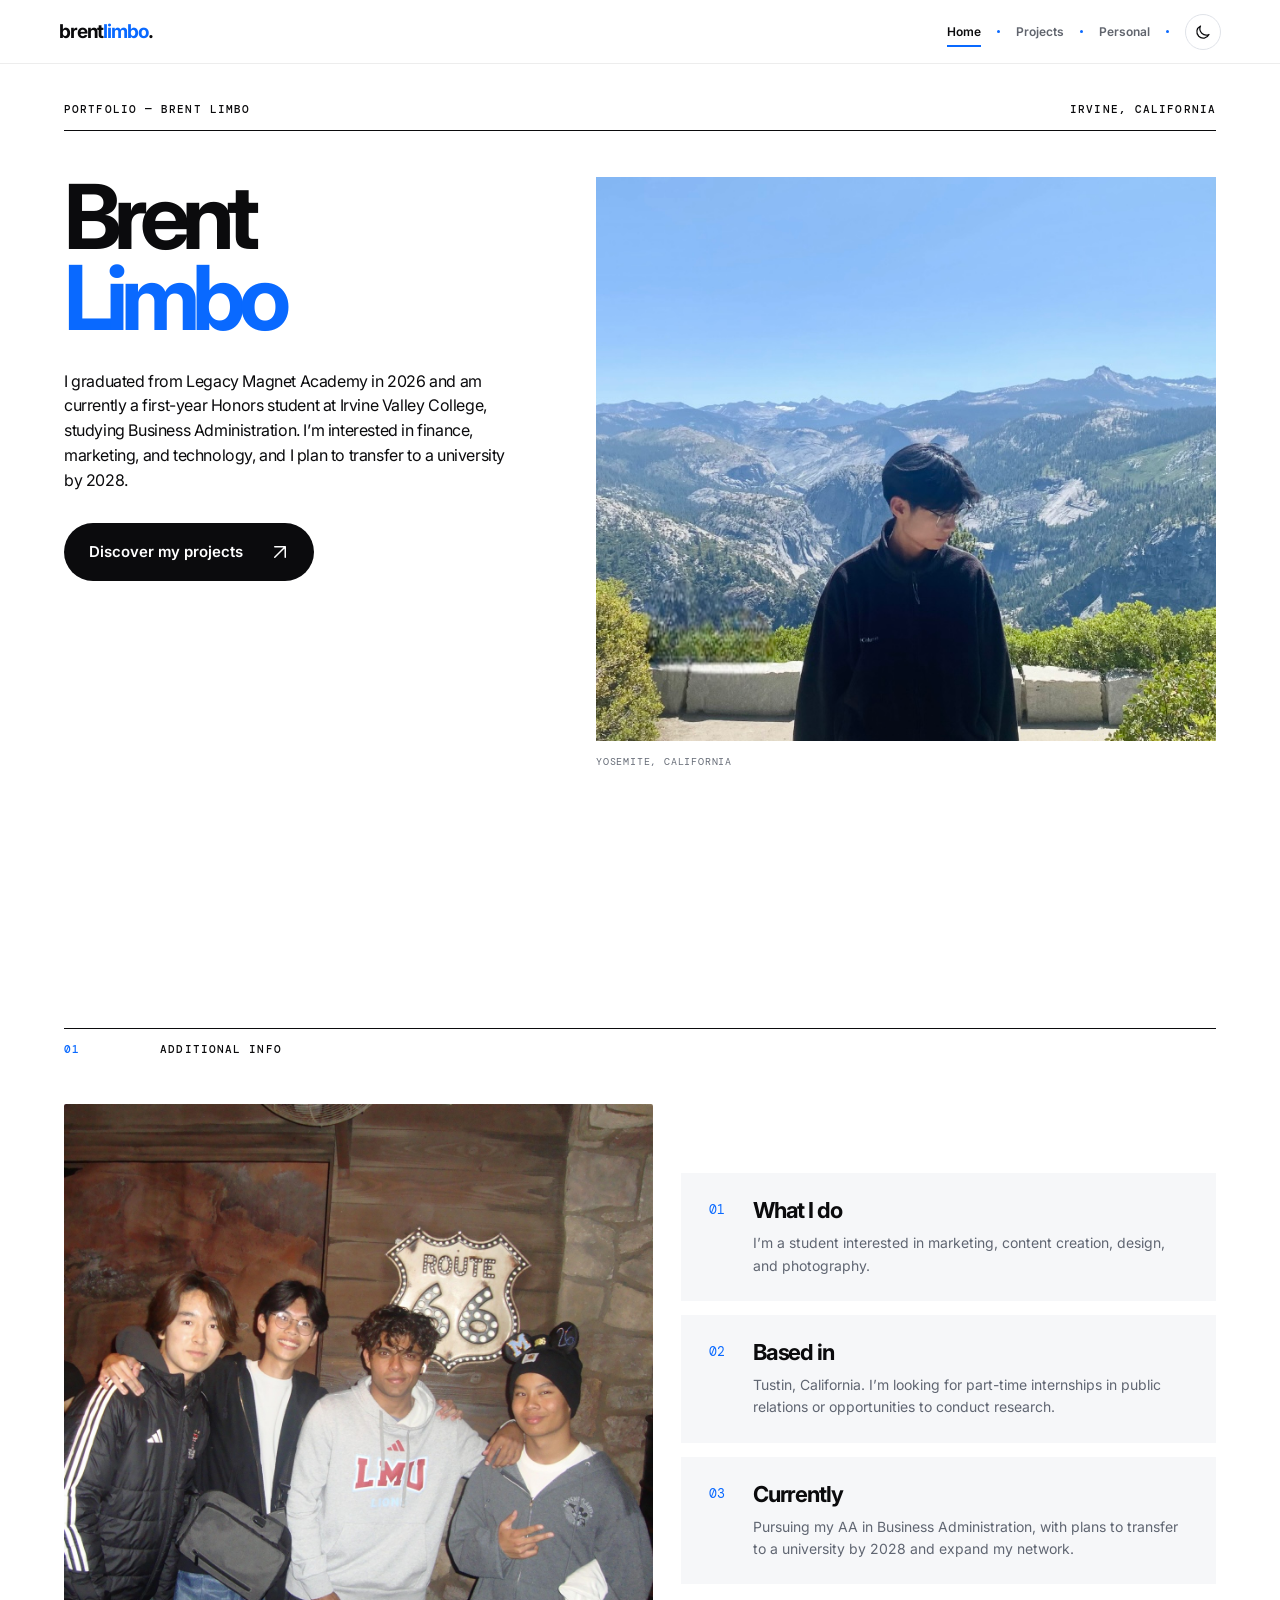
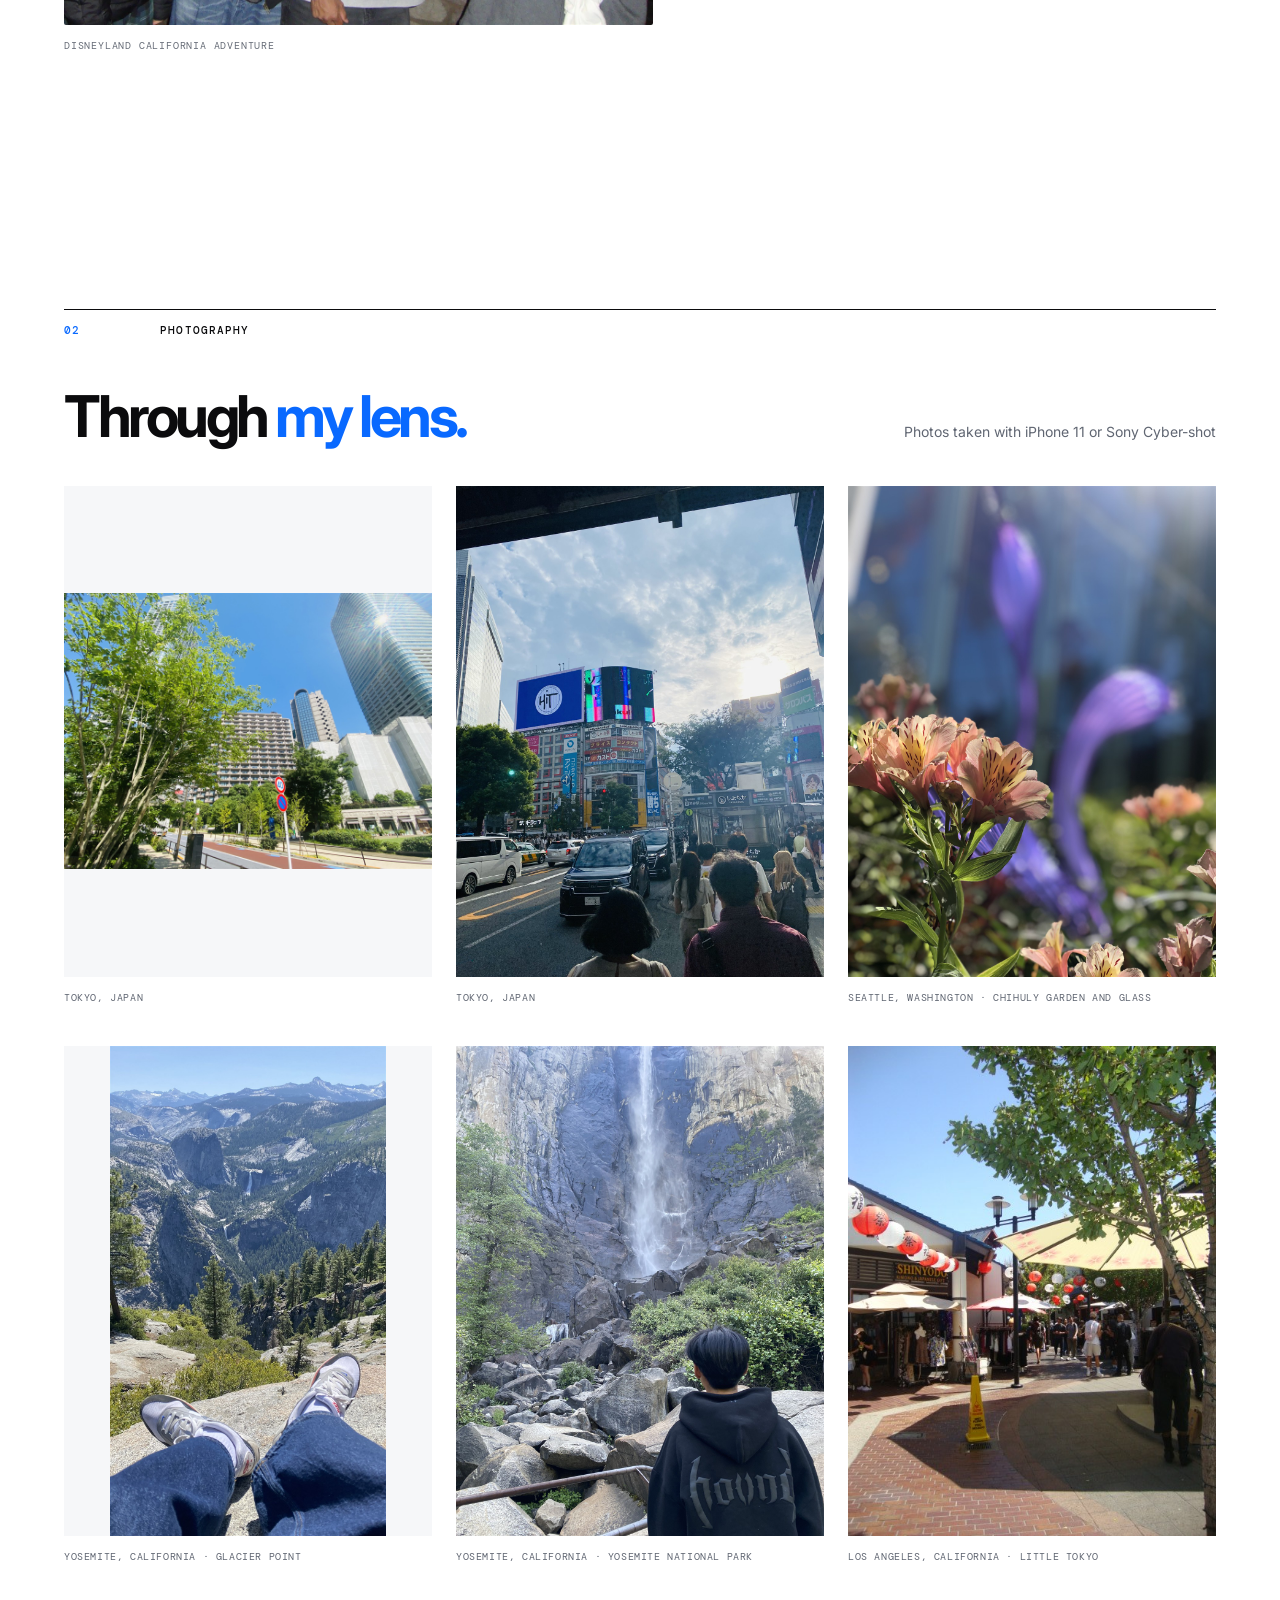
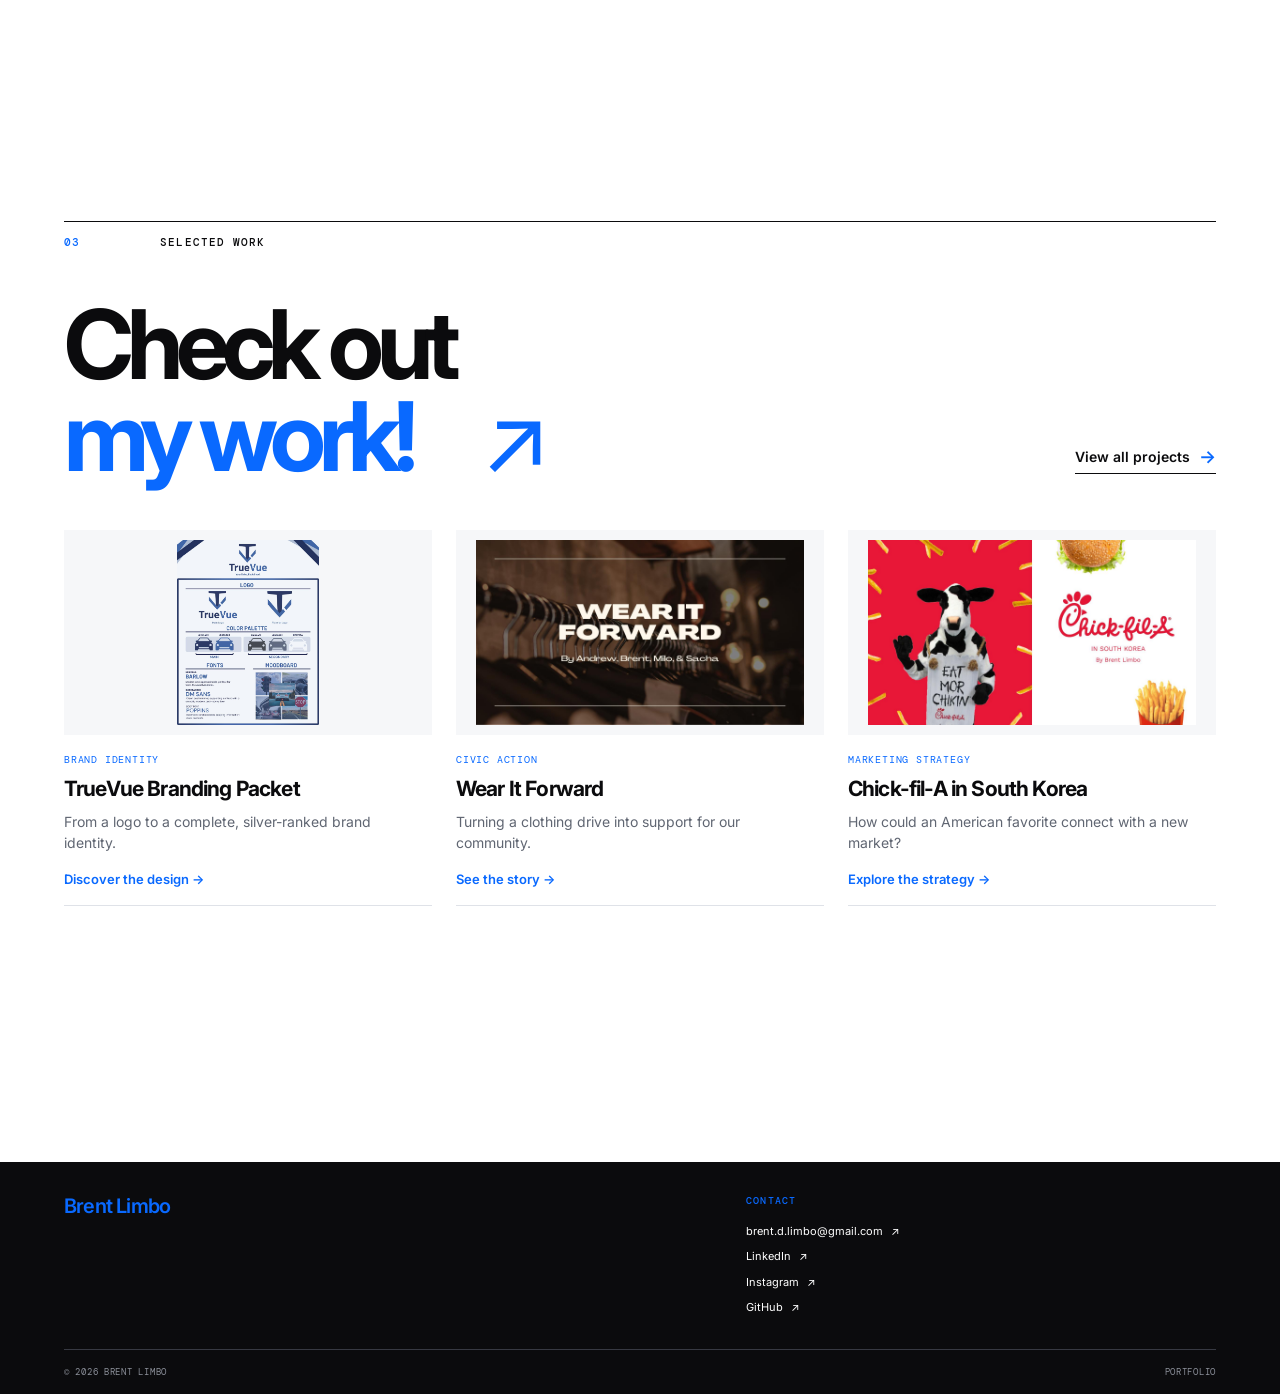
<file: index.html>
<!doctype html>
<html lang="en">
  <head>
    <script src="theme.js"></script>
    <link rel="icon" type="image/png" href="assets/bl-icon-v2.png" />
    <meta charset="UTF-8" />
    <meta name="viewport" content="width=device-width, initial-scale=1.0" />
    <meta name="description" content="Brent Limbo — portfolio, projects, and personal work." />
    <title>Brent Limbo — Portfolio</title>
    <link rel="preconnect" href="https://fonts.googleapis.com" />
    <link rel="preconnect" href="https://fonts.gstatic.com" crossorigin />
    <link href="https://fonts.googleapis.com/css2?family=DM+Mono:wght@400;500&family=Inter:wght@400;500;600;700;800&display=swap" rel="stylesheet" />
    <link rel="stylesheet" href="styles.css?v=portfolio-only-1" />
    <link rel="stylesheet" href="projects.css?v=home-previews-2" />
    <link rel="stylesheet" href="theme.css?v=portfolio-only-1" />
  </head>
  <body>
    <!-- Shared navigation: update your name or links here and on the other pages. -->
    <header class="site-header">
      <a class="wordmark" href="index.html" aria-label="Brent Limbo home">brent<span>limbo</span>.</a>
      <nav aria-label="Main navigation">
        <a class="active" href="index.html">Home</a><span class="nav-dot" aria-hidden="true"></span><a href="projects.html">Projects</a><span class="nav-dot" aria-hidden="true"></span><a href="personal.html">Personal</a>
      </nav><span class="nav-dot theme-separator" aria-hidden="true"></span><button class="theme-toggle" type="button" aria-label="Switch to dark mode" title="Switch to dark mode"><svg class="theme-moon" viewBox="0 0 24 24" aria-hidden="true"><path d="M20 15.3A8.5 8.5 0 0 1 8.7 4a8.5 8.5 0 1 0 11.3 11.3Z"/></svg><svg class="theme-sun" viewBox="0 0 24 24" aria-hidden="true"><circle cx="12" cy="12" r="4"/><path d="M12 2v2m0 16v2M2 12h2m16 0h2M5 5l1.4 1.4m11.2 11.2L19 19M5 19l1.4-1.4M17.6 6.4 19 5"/></svg></button>
    </header>

    <main>
      <!-- Hero: replace the text and portrait placeholder with your own details/image. -->
      <section class="hero page-shell">
        <div class="hero-topline">
          <span>Portfolio — Brent Limbo</span>
          <span>Irvine, California</span>
        </div>
        <div class="hero-copy reveal">
          <h1>Brent<br /><em>Limbo</em></h1>
          <p class="hero-intro">I graduated from Legacy Magnet Academy in 2026 and am currently a first-year Honors student at Irvine Valley College, studying Business Administration. I’m interested in finance, marketing, and technology, and I plan to transfer to a university by 2028.</p>
          <div class="hero-links">
            <a class="button hero-primary" href="projects.html">Discover my projects <svg viewBox="0 0 24 24" aria-hidden="true"><path d="M5 19 19 5M5 5h14v14"/></svg></a>
          </div>
        </div>
        <figure class="portrait-placeholder reveal">
          <img src="assets/brent-limbo-yosemite.jpg" alt="Brent Limbo overlooking Yosemite Valley in California" />
          <figcaption>Yosemite, California</figcaption>
        </figure>
      </section>

      <!-- Additional information / quick facts. -->
      <section class="info-section section page-shell reveal">
        <div class="section-label"><span>01</span> Additional info</div>
        <div class="info-layout">
          <figure class="info-photo">
            <img src="assets/friends-route-66.jpg" alt="A group of friends posing beside a Route 66 sign" width="1356" height="1200" loading="lazy" />
            <figcaption>Disneyland California Adventure</figcaption>
          </figure>
          <div class="info-grid">
            <article><p class="metric">01</p><h2>What I do</h2><p>I’m a student interested in marketing, content creation, design, and photography.</p></article>
            <article><p class="metric">02</p><h2>Based in</h2><p>Tustin, California. I’m looking for part-time internships in public relations or opportunities to conduct research.</p></article>
            <article><p class="metric">03</p><h2>Currently</h2><p>Pursuing my AA in Business Administration, with plans to transfer to a university by 2028 and expand my network.</p></article>
          </div>
        </div>
      </section>

      <!-- Photography: images retain their full compositions without navigation links. -->
      <section class="section page-shell photography-section" aria-labelledby="photography-heading">
        <div class="section-label"><span>02</span> Photography</div>
        <div class="photography-heading">
          <h2 id="photography-heading">Through <em>my lens.</em></h2>
          <p>Photos taken with iPhone 11 or Sony Cyber-shot</p>
        </div>
        <div class="photography-grid">
          <figure class="reveal"><div class="photo-frame"><img src="assets/photography/tokyo-trees.jpg" width="1600" height="1200" loading="lazy" decoding="async" alt="Green trees and high-rise buildings beneath a blue sky in Tokyo" /></div><figcaption>Tokyo, Japan</figcaption></figure>
          <figure class="reveal"><div class="photo-frame"><img src="assets/photography/tokyo-street.jpg" width="1200" height="1600" loading="lazy" decoding="async" alt="Pedestrians and traffic beneath billboards in Tokyo" /></div><figcaption>Tokyo, Japan</figcaption></figure>
          <figure class="reveal"><div class="photo-frame"><img src="assets/photography/chihuly-garden.jpg" width="1200" height="1600" loading="lazy" decoding="async" alt="Pink flowers in front of purple glass sculptures at Chihuly Garden and Glass" /></div><figcaption>Seattle, Washington · Chihuly Garden and Glass</figcaption></figure>
          <figure class="reveal"><div class="photo-frame"><img src="assets/photography/glacier-point.jpg" width="900" height="1600" loading="lazy" decoding="async" alt="A seated view over Yosemite mountains and waterfalls from Glacier Point" /></div><figcaption>Yosemite, California · Glacier Point</figcaption></figure>
          <figure class="reveal"><div class="photo-frame"><img src="assets/photography/yosemite-waterfall.jpg" width="1200" height="1600" loading="lazy" decoding="async" alt="A visitor looking toward a waterfall framed by granite cliffs in Yosemite" /></div><figcaption>Yosemite, California · Yosemite National Park</figcaption></figure>
          <figure class="reveal"><div class="photo-frame"><img src="assets/photography/little-tokyo.jpg" width="480" height="640" loading="lazy" decoding="async" alt="Red and white lanterns hanging above a pedestrian plaza in Little Tokyo" /></div><figcaption>Los Angeles, California · Little Tokyo</figcaption></figure>
        </div>
      </section>

      <!-- Prominent pathways to the two work categories. -->
      <section class="section page-shell reveal">
        <div class="section-label"><span>03</span> Selected work</div>
        <div class="work-heading">
          <h2>Check out<br /><em>my work!</em><span aria-hidden="true">↗︎</span></h2>
          <a class="text-link" href="projects.html">View all projects <span>→︎</span></a>
        </div>
        <!-- Featured previews link to the corresponding project details. -->
        <div class="work-previews compact-previews">
          <a class="work-preview" href="projects.html#truevue">
            <div class="home-document"><img src="assets/projects/truevue-branding.jpg" alt="TrueVue branding sheet with logos, color palette, typography, and moodboard" loading="lazy" /></div>
            <span class="home-category">Brand identity</span><h3>TrueVue Branding Packet</h3><p>From a logo to a complete, silver-ranked brand identity.</p><span class="preview-link">Discover the design →︎</span>
          </a>
          <a class="work-preview" href="projects.html#wear-it-forward">
            <div class="home-document"><img src="assets/projects/wear-it-forward.jpg" alt="Wear It Forward presentation cover showing clothing on hangers" loading="lazy" /></div>
            <span class="home-category">Civic action</span><h3>Wear It Forward</h3><p>Turning a clothing drive into support for our community.</p><span class="preview-link">See the story →︎</span>
          </a>
          <a class="work-preview" href="projects.html#chick-fil-a">
            <div class="home-document"><img src="assets/projects/chick-fil-a-south-korea.jpg" alt="Chick-fil-A in South Korea presentation cover by Brent Limbo" loading="lazy" /></div>
            <span class="home-category">Marketing strategy</span><h3>Chick-fil-A in South Korea</h3><p>How could an American favorite connect with a new market?</p><span class="preview-link">Explore the strategy →︎</span>
          </a>
        </div>
      </section>
    </main>

    <footer id="contact" class="site-footer">
      <div class="page-shell footer-grid">
        <div><p class="footer-name">Brent Limbo</p></div>
        <div class="footer-links"><h2 class="contact-heading">Contact</h2>
          <a href="mailto:brent.d.limbo@gmail.com">brent.d.limbo@gmail.com <span>↗︎</span></a>
          <a href="https://www.linkedin.com/in/brent-limbo-5539b5319/">LinkedIn <span>↗︎</span></a>
          <a href="https://www.instagram.com/brent.3l/">Instagram <span>↗︎</span></a><a href="https://github.com/brentlimbo">GitHub <span>↗︎</span></a>
        </div>
      </div>
      <div class="page-shell footer-bottom"><span>© 2026 Brent Limbo</span><span>Portfolio</span></div>
    </footer>
    <script src="script.js?v=header-4"></script>
  </body>
</html>
</file>
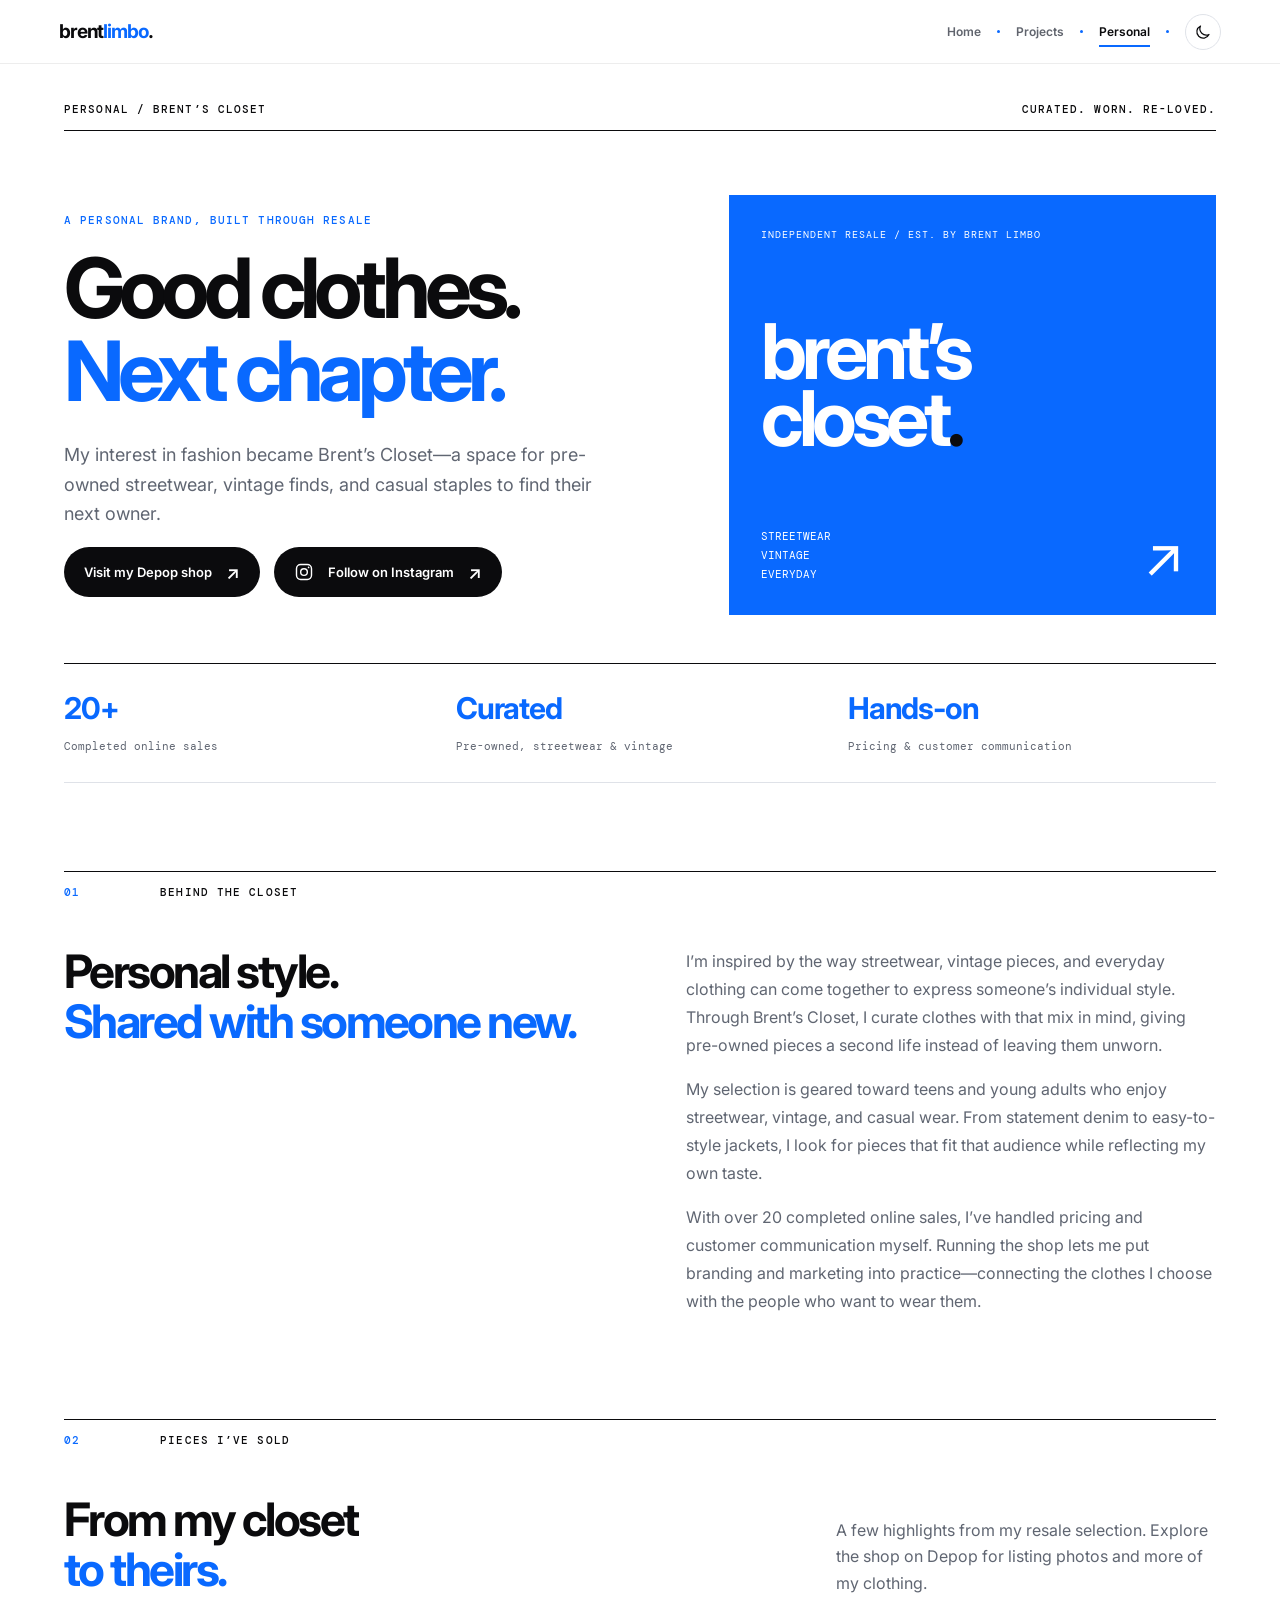
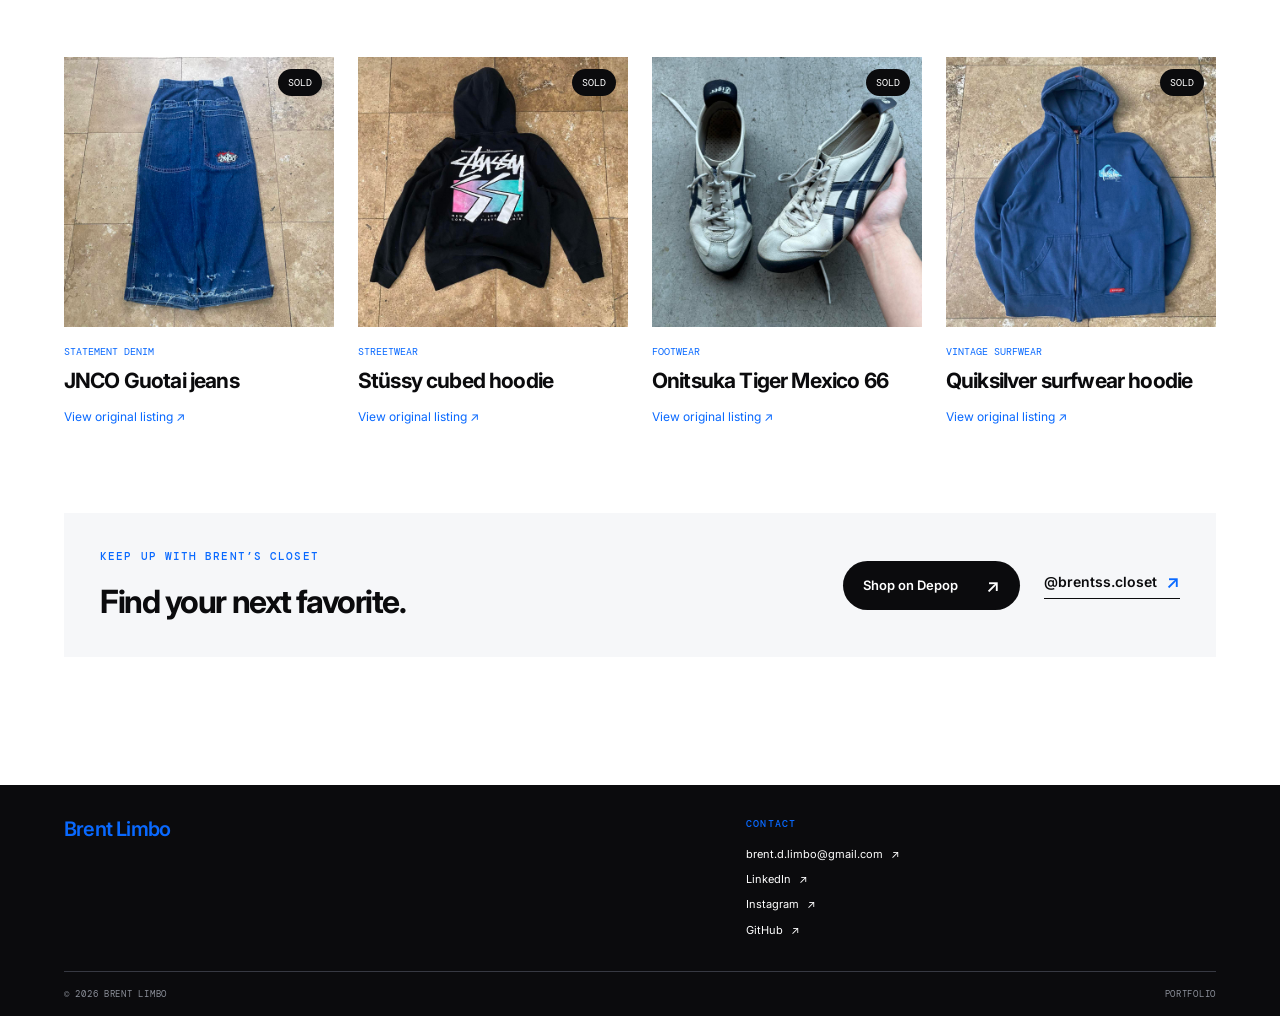
<file: personal.html>
<!doctype html>
<html lang="en">
<head>
<script src="theme.js"></script>
<meta charset="UTF-8" /><meta name="viewport" content="width=device-width, initial-scale=1.0" />
<title>Personal — Brent Limbo</title>
<meta name="description" content="Brent’s Closet: a personal resale brand curating pre-owned streetwear, vintage finds, and everyday clothing on Depop." />
<link rel="icon" type="image/png" href="assets/bl-icon-v2.png" />
<link rel="preconnect" href="https://fonts.googleapis.com" /><link rel="preconnect" href="https://fonts.gstatic.com" crossorigin />
<link href="https://fonts.googleapis.com/css2?family=DM+Mono:wght@400;500&family=Inter:wght@400;500;600;700;800&display=swap" rel="stylesheet" />
<link rel="stylesheet" href="styles.css?v=portfolio-only-1" />
<link rel="stylesheet" href="personal.css?v=instagram-pill-3" />
<link rel="stylesheet" href="theme.css?v=portfolio-only-1" />
</head>
<body>
<header class="site-header"><a class="wordmark" href="index.html">brent<span>limbo</span>.</a><nav aria-label="Main navigation"><a href="index.html">Home</a><span class="nav-dot" aria-hidden="true"></span><a href="projects.html">Projects</a><span class="nav-dot" aria-hidden="true"></span><a class="active" aria-current="page" href="personal.html">Personal</a></nav><span class="nav-dot theme-separator" aria-hidden="true"></span><button class="theme-toggle" type="button" aria-label="Switch to dark mode" title="Switch to dark mode"><svg class="theme-moon" viewBox="0 0 24 24" aria-hidden="true"><path d="M20 15.3A8.5 8.5 0 0 1 8.7 4a8.5 8.5 0 1 0 11.3 11.3Z"/></svg><svg class="theme-sun" viewBox="0 0 24 24" aria-hidden="true"><circle cx="12" cy="12" r="4"/><path d="M12 2v2m0 16v2M2 12h2m16 0h2M5 5l1.4 1.4m11.2 11.2L19 19M5 19l1.4-1.4M17.6 6.4 19 5"/></svg></button></header>
<main>
<section class="closet-hero page-shell">
<div class="hero-topline"><span>Personal / Brent’s Closet</span><span>Curated. Worn. Re-loved.</span></div>
<div class="closet-intro">
<div><p class="eyebrow">A personal brand, built through resale</p><h1>Good clothes.<br /><em>Next chapter.</em></h1><p class="closet-lead">My interest in fashion became Brent’s Closet—a space for pre-owned streetwear, vintage finds, and casual staples to find their next owner.</p><div class="closet-actions"><a class="button" href="https://www.depop.com/brents_closet/" target="_blank" rel="noopener">Visit my Depop shop <span aria-hidden="true">↗︎</span></a><a class="button closet-instagram" href="https://www.instagram.com/brentss.closet/" target="_blank" rel="noopener" aria-label="Follow @brentss.closet on Instagram (opens in a new tab)"><svg class="closet-instagram-logo" viewBox="0 0 24 24" aria-hidden="true"><rect x="3" y="3" width="18" height="18" rx="5"/><circle cx="12" cy="12" r="4"/><circle class="instagram-dot" cx="17.5" cy="6.5" r="1"/></svg>Follow on Instagram <span aria-hidden="true">↗︎</span></a></div></div>
<a class="closet-brand" href="https://www.depop.com/brents_closet/" target="_blank" rel="noopener" aria-label="Explore Brent’s Closet on Depop (opens in a new tab)"><span class="closet-label">Independent resale / Est. by Brent Limbo</span><strong>brent’s<br />closet<span>.</span></strong><div class="brand-bottom"><span>Streetwear<br />Vintage<br />Everyday</span><span class="brand-arrow" aria-hidden="true">↗︎</span></div></a>
</div>
<div class="closet-facts"><div><strong>20+</strong><span>Completed online sales</span></div><div><strong>Curated</strong><span>Pre-owned, streetwear &amp; vintage</span></div><div><strong>Hands-on</strong><span>Pricing &amp; customer communication</span></div></div>
</section>
<section class="closet-story page-shell">
<div class="section-label"><span>01</span> Behind the closet</div>
<div class="story-grid"><h2>Personal style.<br /><em>Shared with someone new.</em></h2><div><p>I’m inspired by the way streetwear, vintage pieces, and everyday clothing can come together to express someone’s individual style. Through Brent’s Closet, I curate clothes with that mix in mind, giving pre-owned pieces a second life instead of leaving them unworn.</p><p>My selection is geared toward teens and young adults who enjoy streetwear, vintage, and casual wear. From statement denim to easy-to-style jackets, I look for pieces that fit that audience while reflecting my own taste.</p><p>With over 20 completed online sales, I’ve handled pricing and customer communication myself. Running the shop lets me put branding and marketing into practice—connecting the clothes I choose with the people who want to wear them.</p></div></div>
</section>
<section class="closet-archive page-shell">
<div class="section-label"><span>02</span> Pieces I’ve sold</div>
<div class="archive-heading"><h2>From my closet<br /><em>to theirs.</em></h2><p>A few highlights from my resale selection. Explore the shop on Depop for listing photos and more of my clothing.</p></div>
<div class="sold-gallery">
<a class="sold-card" href="https://www.depop.com/products/brents_clouet-navy-and-red-jnco-guotai-890e/" target="_blank" rel="noopener"><div class="sold-photo"><img src="assets/personal/jnco.jpg" alt="JNCO Guotai jeans from my Depop listing" loading="lazy" width="1280" height="1280" /><span class="sold-tag">Sold</span></div><span class="home-category">Statement denim</span><h3>JNCO Guotai jeans</h3><span class="sold-view">View original listing ↗︎</span></a>
<a class="sold-card" href="https://www.depop.com/products/brents_closet-black-stussy-cubed-hoodie-fits/" target="_blank" rel="noopener"><div class="sold-photo"><img src="assets/personal/stussy.jpg" alt="Stüssy cubed hoodie from my Depop listing" loading="lazy" width="1280" height="1280" /><span class="sold-tag">Sold</span></div><span class="home-category">Streetwear</span><h3>Stüssy cubed hoodie</h3><span class="sold-view">View original listing ↗︎</span></a>
<a class="sold-card" href="https://www.depop.com/products/brentf_closet-vintage-y2k-90s-white-and-a766/" target="_blank" rel="noopener"><div class="sold-photo"><img src="assets/personal/onitsuka.jpg" alt="Onitsuka Tiger Mexico 66 from my Depop listing" loading="lazy" width="1280" height="1280" /><span class="sold-tag">Sold</span></div><span class="home-category">Footwear</span><h3>Onitsuka Tiger Mexico 66</h3><span class="sold-view">View original listing ↗︎</span></a>
<a class="sold-card" href="https://www.depop.com/products/brents_closet-vintage-surfwear-quicksliver-hoodie-super-5022/" target="_blank" rel="noopener"><div class="sold-photo"><img src="assets/personal/quiksilver.jpg" alt="Quiksilver surfwear hoodie from my Depop listing" loading="lazy" width="1280" height="1280" /><span class="sold-tag">Sold</span></div><span class="home-category">Vintage surfwear</span><h3>Quiksilver surfwear hoodie</h3><span class="sold-view">View original listing ↗︎</span></a>
</div>
</section>
<section class="closet-social page-shell"><div><p class="eyebrow">Keep up with Brent’s Closet</p><h2>Find your next favorite.</h2></div><div class="closet-actions"><a class="button" href="https://www.depop.com/brents_closet/" target="_blank" rel="noopener">Shop on Depop <span aria-hidden="true">↗︎</span></a><a class="text-link" href="https://www.instagram.com/brentss.closet/" target="_blank" rel="noopener">@brentss.closet <span aria-hidden="true">↗︎</span></a></div></section>
</main>
<footer id="contact" class="site-footer"><div class="page-shell footer-grid"><div><p class="footer-name">Brent Limbo</p></div><div class="footer-links"><h2 class="contact-heading">Contact</h2><a href="mailto:brent.d.limbo@gmail.com">brent.d.limbo@gmail.com <span>↗︎</span></a><a href="https://www.linkedin.com/in/brent-limbo-5539b5319/">LinkedIn <span>↗︎</span></a><a href="https://www.instagram.com/brent.3l/">Instagram <span>↗︎</span></a><a href="https://github.com/brentlimbo">GitHub <span>↗︎</span></a></div></div><div class="page-shell footer-bottom"><span>© 2026 Brent Limbo</span><span>Portfolio</span></div></footer>
<script src="script.js?v=header-4"></script>
</body>
</html>
</file>
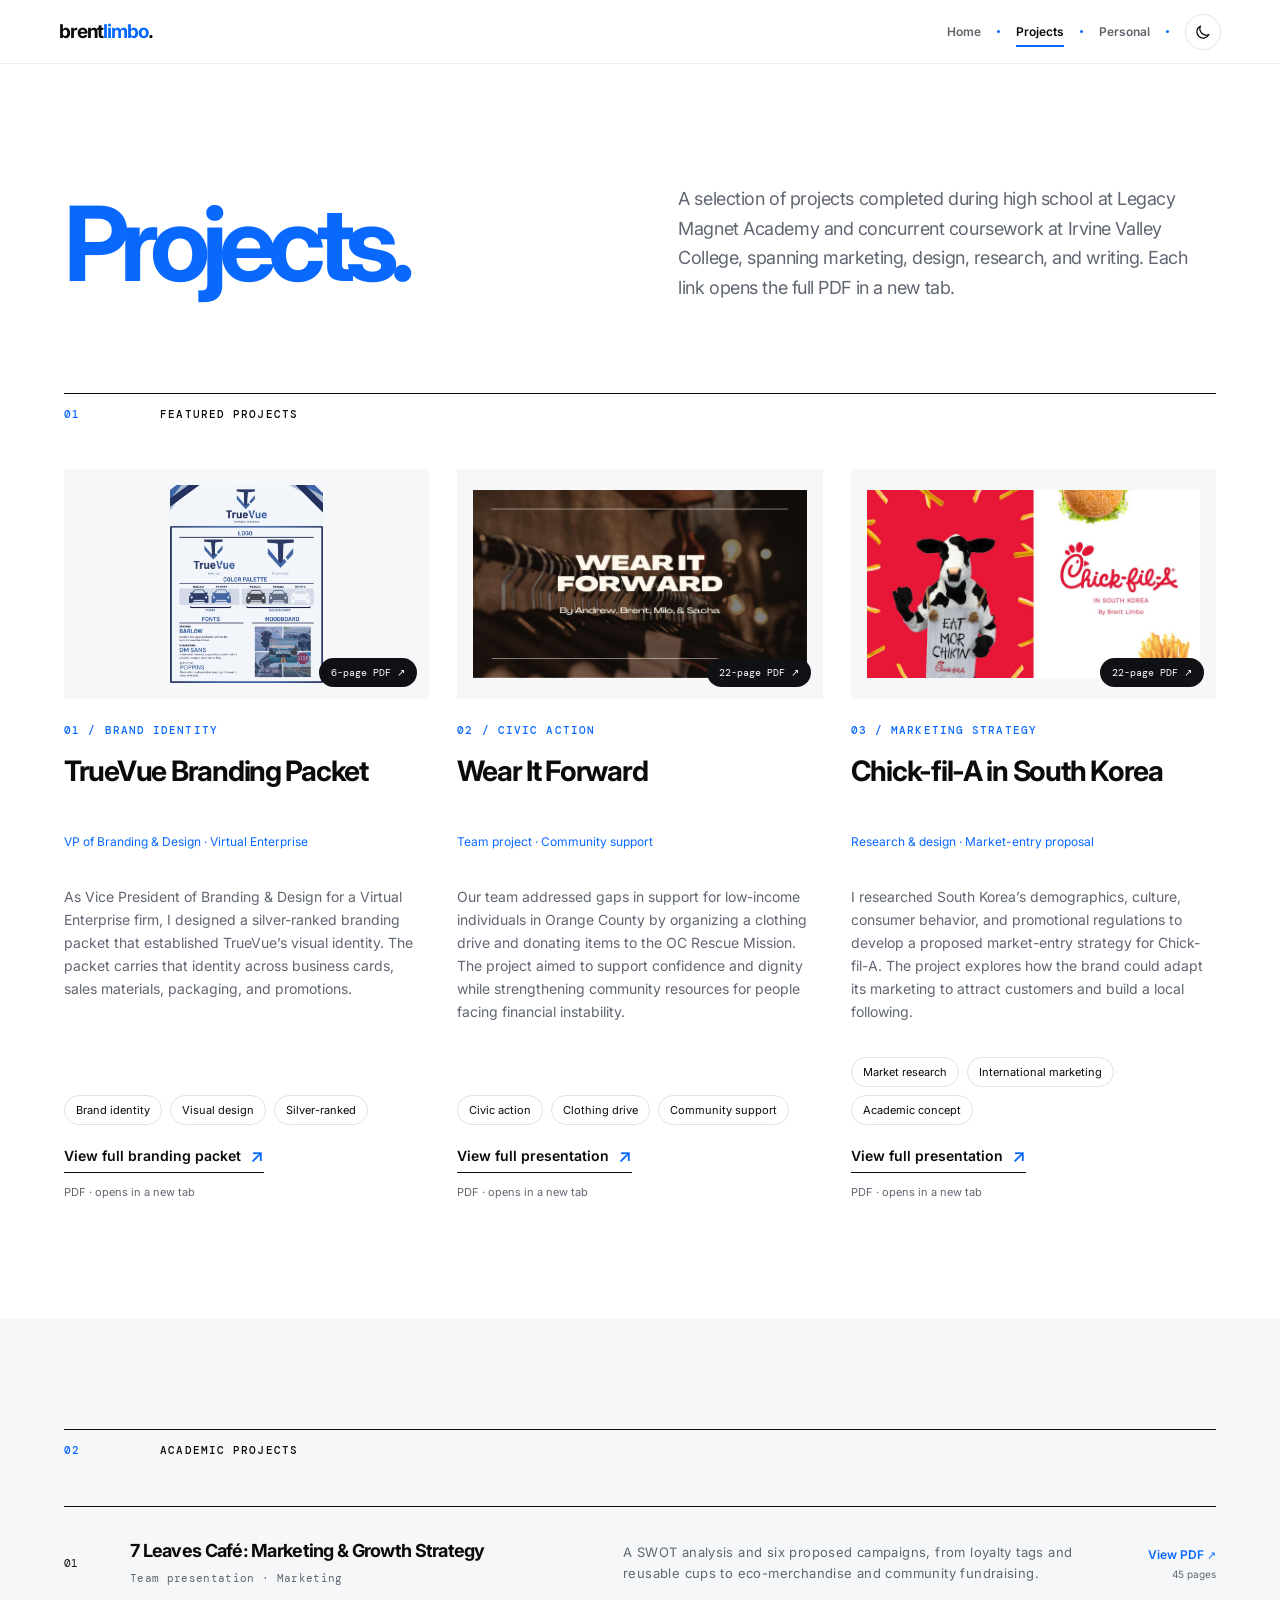
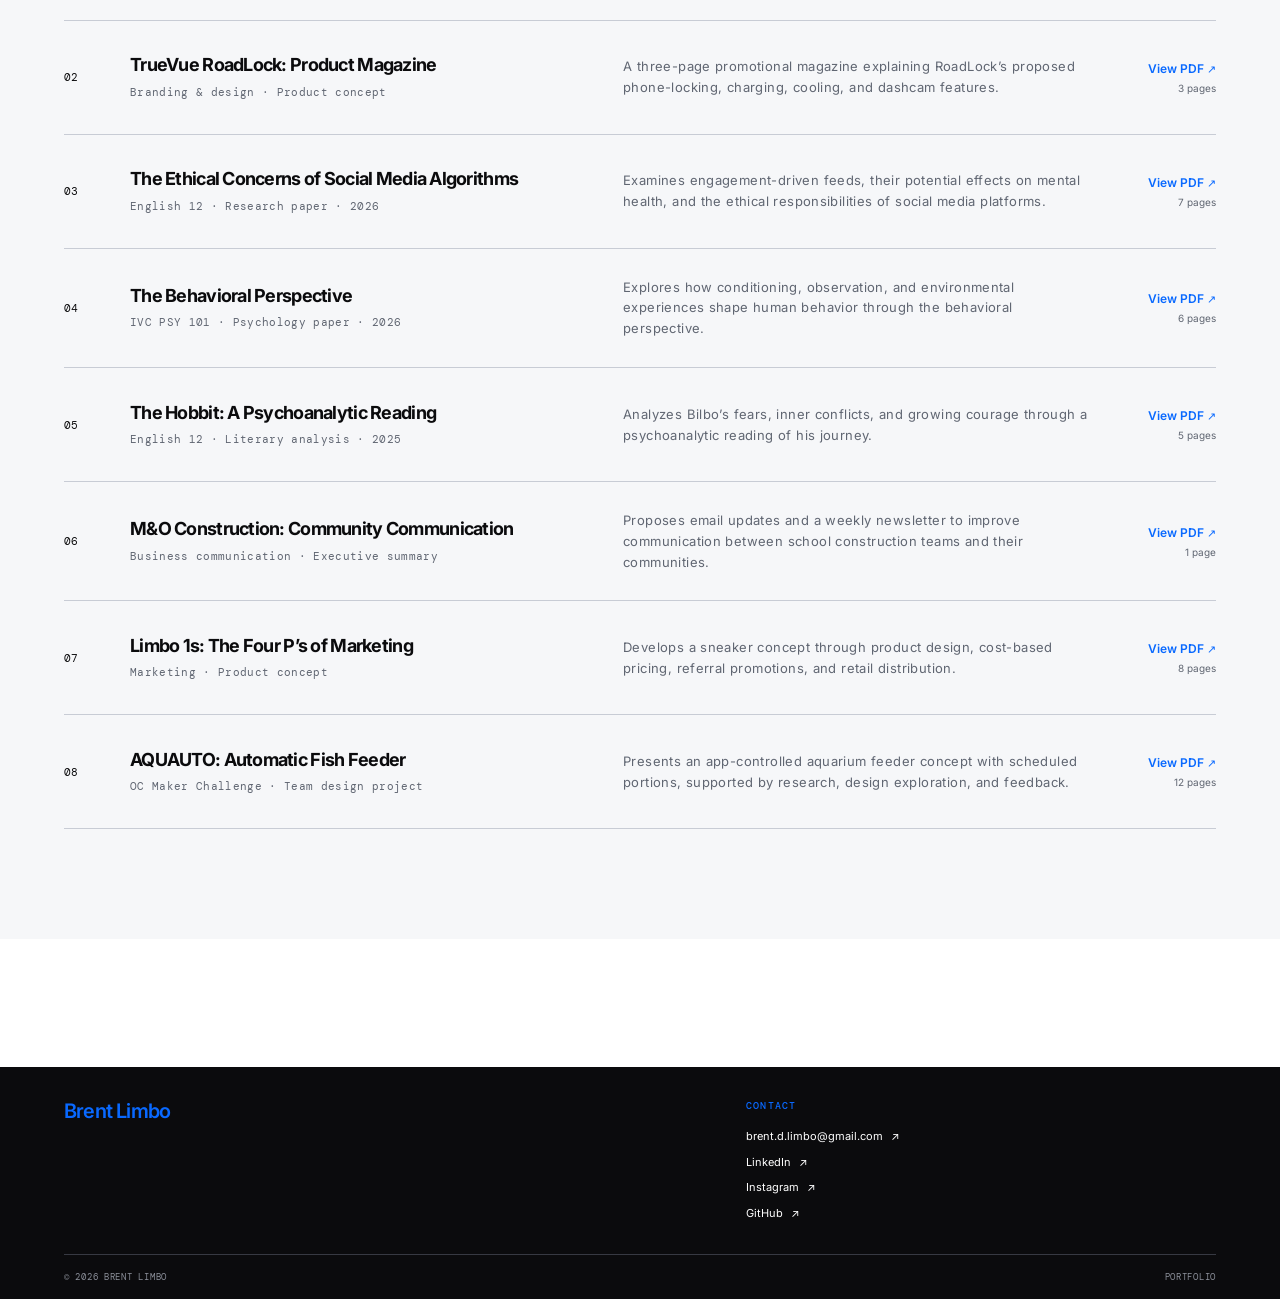
<file: projects.html>
<!doctype html>
<html lang="en">
  <head>
    <script src="theme.js"></script>
    <link rel="icon" type="image/png" href="assets/bl-icon-v2.png" />
    <meta charset="UTF-8" /><meta name="viewport" content="width=device-width, initial-scale=1.0" />
    <meta name="description" content="Selected projects by Brent Limbo." /><title>Projects — Brent Limbo</title>
    <link rel="preconnect" href="https://fonts.googleapis.com" /><link rel="preconnect" href="https://fonts.gstatic.com" crossorigin />
    <link href="https://fonts.googleapis.com/css2?family=DM+Mono:wght@400;500&family=Inter:wght@400;500;600;700;800&display=swap" rel="stylesheet" /><link rel="stylesheet" href="styles.css?v=portfolio-only-1" />
    <link rel="stylesheet" href="projects.css?v=featured-row-3" />
    <link rel="stylesheet" href="theme.css?v=portfolio-only-1" />
  </head>
  <body>
    <header class="site-header"><a class="wordmark" href="index.html">brent<span>limbo</span>.</a><nav aria-label="Main navigation"><a href="index.html">Home</a><span class="nav-dot" aria-hidden="true"></span><a class="active" href="projects.html">Projects</a><span class="nav-dot" aria-hidden="true"></span><a href="personal.html">Personal</a></nav><span class="nav-dot theme-separator" aria-hidden="true"></span><button class="theme-toggle" type="button" aria-label="Switch to dark mode" title="Switch to dark mode"><svg class="theme-moon" viewBox="0 0 24 24" aria-hidden="true"><path d="M20 15.3A8.5 8.5 0 0 1 8.7 4a8.5 8.5 0 1 0 11.3 11.3Z"/></svg><svg class="theme-sun" viewBox="0 0 24 24" aria-hidden="true"><circle cx="12" cy="12" r="4"/><path d="M12 2v2m0 16v2M2 12h2m16 0h2M5 5l1.4 1.4m11.2 11.2L19 19M5 19l1.4-1.4M17.6 6.4 19 5"/></svg></button></header>
    <main>
      <section class="page-intro projects-intro page-shell reveal"><h1>Projects.</h1><p>A selection of projects completed during high school at Legacy Magnet Academy and concurrent coursework at Irvine Valley College, spanning marketing, design, research, and writing. Each link opens the full PDF in a new tab.</p></section>

      <!-- Featured work: previews link to the original, unmodified PDFs. -->
      <section class="projects-section page-shell"><div class="section-label"><span>01</span> Featured projects</div>
        <div class="featured-cases">
          <article id="truevue" class="featured-case reveal">
            <a class="case-visual" href="assets/projects/truevue-branding.pdf" target="_blank" rel="noopener" aria-label="Open TrueVue Branding Packet PDF in a new tab"><img src="assets/projects/truevue-branding.jpg" alt="TrueVue branding sheet with logos, color palette, typography, and moodboard" loading="lazy" /><span class="document-label">6-page PDF ↗︎</span></a>
            <div class="case-copy"><p class="eyebrow">01 / Brand identity</p><h2>TrueVue Branding Packet</h2><p class="case-role">VP of Branding & Design · Virtual Enterprise</p><p class="case-description">As Vice President of Branding & Design for a Virtual Enterprise firm, I designed a silver-ranked branding packet that established TrueVue’s visual identity. The packet carries that identity across business cards, sales materials, packaging, and promotions.</p><ul class="case-tags"><li>Brand identity</li><li>Visual design</li><li>Silver-ranked</li></ul><a class="text-link" href="assets/projects/truevue-branding.pdf" target="_blank" rel="noopener">View full branding packet <span>↗︎</span></a><span class="pdf-note">PDF · opens in a new tab</span></div>
          </article>
          <article id="wear-it-forward" class="featured-case reveal">
            <a class="case-visual" href="assets/projects/wear-it-forward.pdf" target="_blank" rel="noopener" aria-label="Open Wear It Forward PDF in a new tab"><img src="assets/projects/wear-it-forward.jpg" alt="Wear It Forward presentation cover showing clothing on hangers" loading="lazy" /><span class="document-label">22-page PDF ↗︎</span></a>
            <div class="case-copy"><p class="eyebrow">02 / Civic action</p><h2>Wear It Forward</h2><p class="case-role">Team project · Community support</p><p class="case-description">Our team addressed gaps in support for low-income individuals in Orange County by organizing a clothing drive and donating items to the OC Rescue Mission. The project aimed to support confidence and dignity while strengthening community resources for people facing financial instability.</p><ul class="case-tags"><li>Civic action</li><li>Clothing drive</li><li>Community support</li></ul><a class="text-link" href="assets/projects/wear-it-forward.pdf" target="_blank" rel="noopener">View full presentation <span>↗︎</span></a><span class="pdf-note">PDF · opens in a new tab</span></div>
          </article>
          <article id="chick-fil-a" class="featured-case reveal">
            <a class="case-visual" href="assets/projects/chick-fil-a-south-korea.pdf" target="_blank" rel="noopener" aria-label="Open Chick-fil-A in South Korea PDF in a new tab"><img src="assets/projects/chick-fil-a-south-korea.jpg" alt="Chick-fil-A in South Korea presentation cover by Brent Limbo" loading="lazy" /><span class="document-label">22-page PDF ↗︎</span></a>
            <div class="case-copy"><p class="eyebrow">03 / Marketing strategy</p><h2>Chick-fil-A in South Korea</h2><p class="case-role">Research & design · Market-entry proposal</p><p class="case-description">I researched South Korea’s demographics, culture, consumer behavior, and promotional regulations to develop a proposed market-entry strategy for Chick-fil-A. The project explores how the brand could adapt its marketing to attract customers and build a local following.</p><ul class="case-tags"><li>Market research</li><li>International marketing</li><li>Academic concept</li></ul><a class="text-link" href="assets/projects/chick-fil-a-south-korea.pdf" target="_blank" rel="noopener">View full presentation <span>↗︎</span></a><span class="pdf-note">PDF · opens in a new tab</span></div>
          </article>
        </div>
      </section>
      <section class="academic-section"><div class="page-shell">
        <div class="section-label"><span>02</span> Academic projects</div>
        <div class="academic-list">
          <article><span class="academic-number">01</span><div><h2>7 Leaves Café: Marketing &amp; Growth Strategy</h2><p>Team presentation · Marketing</p></div><p>A SWOT analysis and six proposed campaigns, from loyalty tags and reusable cups to eco-merchandise and community fundraising.</p><a href="assets/academic/7-leaves.pdf" target="_blank" rel="noopener" aria-label="View 7 Leaves Café: Marketing &amp; Growth Strategy PDF, opens in a new tab">View PDF <span aria-hidden="true">↗︎</span><small>45 pages</small></a></article>
          <article><span class="academic-number">02</span><div><h2>TrueVue RoadLock: Product Magazine</h2><p>Branding &amp; design · Product concept</p></div><p>A three-page promotional magazine explaining RoadLock’s proposed phone-locking, charging, cooling, and dashcam features.</p><a href="assets/academic/truevue-roadlock-magazine.pdf" target="_blank" rel="noopener" aria-label="View TrueVue RoadLock: Product Magazine PDF, opens in a new tab">View PDF <span aria-hidden="true">↗︎</span><small>3 pages</small></a></article>
          <article><span class="academic-number">03</span><div><h2>The Ethical Concerns of Social Media Algorithms</h2><p>English 12 · Research paper · 2026</p></div><p>Examines engagement-driven feeds, their potential effects on mental health, and the ethical responsibilities of social media platforms.</p><a href="assets/academic/social-media-algorithms.pdf" target="_blank" rel="noopener" aria-label="View The Ethical Concerns of Social Media Algorithms PDF, opens in a new tab">View PDF <span aria-hidden="true">↗︎</span><small>7 pages</small></a></article>
          <article><span class="academic-number">04</span><div><h2>The Behavioral Perspective</h2><p>IVC PSY 101 · Psychology paper · 2026</p></div><p>Explores how conditioning, observation, and environmental experiences shape human behavior through the behavioral perspective.</p><a href="assets/academic/perspective-paper.pdf" target="_blank" rel="noopener" aria-label="View The Behavioral Perspective PDF, opens in a new tab">View PDF <span aria-hidden="true">↗︎</span><small>6 pages</small></a></article>
          <article><span class="academic-number">05</span><div><h2>The Hobbit: A Psychoanalytic Reading</h2><p>English 12 · Literary analysis · 2025</p></div><p>Analyzes Bilbo’s fears, inner conflicts, and growing courage through a psychoanalytic reading of his journey.</p><a href="assets/academic/hobbit-analysis.pdf" target="_blank" rel="noopener" aria-label="View The Hobbit: A Psychoanalytic Reading PDF, opens in a new tab">View PDF <span aria-hidden="true">↗︎</span><small>5 pages</small></a></article>
          <article><span class="academic-number">06</span><div><h2>M&amp;O Construction: Community Communication</h2><p>Business communication · Executive summary</p></div><p>Proposes email updates and a weekly newsletter to improve communication between school construction teams and their communities.</p><a href="assets/academic/executive-summary.pdf" target="_blank" rel="noopener" aria-label="View M&amp;O Construction: Community Communication PDF, opens in a new tab">View PDF <span aria-hidden="true">↗︎</span><small>1 page</small></a></article>
          <article><span class="academic-number">07</span><div><h2>Limbo 1s: The Four P’s of Marketing</h2><p>Marketing · Product concept</p></div><p>Develops a sneaker concept through product design, cost-based pricing, referral promotions, and retail distribution.</p><a href="assets/academic/limbo-1s-marketing.pdf" target="_blank" rel="noopener" aria-label="View Limbo 1s: The Four P’s of Marketing PDF, opens in a new tab">View PDF <span aria-hidden="true">↗︎</span><small>8 pages</small></a></article>
          <article><span class="academic-number">08</span><div><h2>AQUAUTO: Automatic Fish Feeder</h2><p>OC Maker Challenge · Team design project</p></div><p>Presents an app-controlled aquarium feeder concept with scheduled portions, supported by research, design exploration, and feedback.</p><a href="assets/academic/aquato.pdf" target="_blank" rel="noopener" aria-label="View AQUAUTO: Automatic Fish Feeder PDF, opens in a new tab">View PDF <span aria-hidden="true">↗︎</span><small>12 pages</small></a></article>
        </div>
      </div></section>
    </main>
    <footer id="contact" class="site-footer"><div class="page-shell footer-grid"><div><p class="footer-name">Brent Limbo</p></div><div class="footer-links"><h2 class="contact-heading">Contact</h2><a href="mailto:brent.d.limbo@gmail.com">brent.d.limbo@gmail.com <span>↗︎</span></a><a href="https://www.linkedin.com/in/brent-limbo-5539b5319/">LinkedIn <span>↗︎</span></a><a href="https://www.instagram.com/brent.3l/">Instagram <span>↗︎</span></a><a href="https://github.com/brentlimbo">GitHub <span>↗︎</span></a></div></div><div class="page-shell footer-bottom"><span>© 2026 Brent Limbo</span><span>Portfolio</span></div></footer><script src="script.js?v=header-4"></script>
  </body>
</html>
</file>
<file: styles.css>
:root { --ink:#0b0b0d; --blue:#0969ff; --blue-deep:#063da6; --paper:#f6f7f9; --line:#dfe2e8; --muted:#606672; --mono:"DM Mono", monospace; --sans:Inter, Arial, sans-serif; }
* { box-sizing:border-box; } html { scroll-behavior:smooth; } body { margin:0; color:var(--ink); background:#fff; font-family:var(--sans); font-size:16px; } a { color:inherit; text-decoration:none; } .page-shell { width:min(1216px, calc(100% - 64px)); margin-inline:auto; }
.site-header { position:sticky; top:0; z-index:10; height:64px; padding-inline:clamp(28px,4.6vw,72px); display:flex; align-items:center; background:rgba(255,255,255,.9); backdrop-filter:blur(16px); border-bottom:1px solid rgba(11,11,13,.07); } .wordmark { font-size:19px; font-weight:700; letter-spacing:-1.1px; } .wordmark span { color:var(--blue); } nav { margin-left:auto; display:flex; gap:36px; } nav a { position:relative; font-size:12px; font-weight:600; color:#60646d; } nav a.active,nav a:hover { color:var(--ink); } nav a.active:after { content:""; position:absolute; height:2px; background:var(--blue); left:0; right:0; bottom:-8px; } .nav-contact { font-size:13px; font-weight:600; } .nav-contact span,.text-link span { color:var(--blue); font-size:18px; vertical-align:-1px; }
.hero { width:min(1440px, calc(100% - 128px)); display:grid; grid-template-columns:minmax(0,1fr) minmax(520px,620px); grid-template-rows:auto 1fr; column-gap:clamp(60px,7vw,120px); align-items:start; min-height:calc(100vh - 64px); padding-block:38px 54px; } .hero-topline { grid-column:1 / -1; display:flex; justify-content:space-between; padding-bottom:14px; border-bottom:1px solid var(--ink); color:var(--ink); font:500 11px/1.3 var(--mono); letter-spacing:.1em; text-transform:uppercase; } .hero-copy { padding-top:46px; } .eyebrow,.section-label { font:500 11px/1.3 var(--mono); letter-spacing:.1em; text-transform:uppercase; } .eyebrow { color:var(--blue); margin:0 0 18px; } h1,h2,h3,p { margin-top:0; } h1 { font-size:clamp(58px,8.1vw,116px); letter-spacing:-.085em; line-height:.9; margin-bottom:28px; } .hero h1 { font-size:clamp(66px,7vw,102px); margin-bottom:30px; } em { font-style:normal; color:var(--blue); } .hero-intro { max-width:510px; font-size:clamp(16px,1.25vw,18px); line-height:1.55; letter-spacing:-.025em; margin-bottom:30px; } .hero-links { display:flex; align-items:center; gap:30px; } .text-link { display:inline-flex; gap:9px; align-items:center; font-size:14px; font-weight:600; border-bottom:1px solid var(--ink); padding-bottom:6px; transition:color .2s,border .2s; } .text-link:hover { color:var(--blue); border-color:var(--blue); } .quiet-link { color:#666c77; font:500 10px var(--mono); text-transform:uppercase; letter-spacing:.09em; } .quiet-link span { font-size:15px; color:var(--blue); margin-left:4px; }
.portrait-placeholder { grid-column:2; grid-row:2; position:relative; width:100%; aspect-ratio:11 / 10; margin:46px 0 0; overflow:visible; background:#fff; box-shadow:none; } .portrait-placeholder img { width:100%; height:100%; object-fit:cover; object-position:center 44%; display:block; } .portrait-placeholder figcaption { display:block; margin-top:13px; padding:0; background:#fff; color:#666c77; font:10px/1.5 var(--mono); letter-spacing:.08em; text-transform:uppercase; }
.section { padding-block:128px; } .section-label { border-top:1px solid var(--ink); padding-top:13px; display:flex; gap:80px; margin-bottom:48px; } .section-label span { color:var(--blue); } .info-grid { display:grid; grid-template-columns:repeat(3,1fr); gap:24px; } .info-grid article { background:var(--paper); padding:32px; min-height:250px; transition:transform .3s,box-shadow .3s; } .info-grid article:hover { transform:translateY(-5px); box-shadow:0 16px 30px rgba(2,24,68,.08); } .metric { color:var(--blue); font:13px var(--mono); } .info-grid h2 { font-size:24px; letter-spacing:-.05em; margin:66px 0 10px; } .info-grid article>p:last-child { color:var(--muted); line-height:1.5; font-size:14px; }
.feature-tiles { display:grid; grid-template-columns:1fr 1fr; gap:16px; } .feature-tile { min-height:440px; padding:34px; position:relative; overflow:hidden; display:flex; flex-direction:column; color:#fff; transition:transform .35s,box-shadow .35s; } .feature-tile:hover { transform:scale(1.012); box-shadow:0 22px 40px rgba(2,24,68,.17); } .tile-projects { background:var(--ink); } .tile-projects:after { content:""; position:absolute; width:75%; aspect-ratio:1; background:var(--blue); border-radius:50%; filter:blur(4px); right:-20%; bottom:-45%; }   .tile-kicker { font:11px var(--mono); letter-spacing:.1em; } .feature-tile h2 { font-size:clamp(48px,5vw,70px); letter-spacing:-.08em; margin:auto 0 14px; z-index:1; } .feature-tile p { max-width:230px; font-size:14px; line-height:1.45; z-index:1; } .circle-arrow { position:absolute; top:30px; right:30px; border:1px solid rgba(255,255,255,.6); height:42px; width:42px; display:grid; place-items:center; border-radius:50%; font-size:20px; }
.site-footer { margin-top:128px; background:var(--ink); color:#fff; padding:88px 0 24px; } .footer-grid { display:grid; grid-template-columns:1.4fr 1fr; gap:40px; } .site-footer .eyebrow { color:#80acff; } .site-footer h2 { font-size:clamp(40px,5vw,72px); line-height:.94; letter-spacing:-.07em; margin:0; } .footer-links { border-top:1px solid #373942; } .footer-links a { display:flex; justify-content:space-between; align-items:center; padding:17px 0; border-bottom:1px solid #373942; font-size:14px; transition:color .2s; } .footer-links a:hover { color:#80acff; } .footer-bottom { margin-top:72px; padding-top:18px; border-top:1px solid #373942; color:#8c909a; display:flex; justify-content:space-between; font:10px var(--mono); text-transform:uppercase; letter-spacing:.08em; }
/* Projects page */ .page-intro { padding:120px 0 90px; max-width:1216px; } .page-intro h1 { margin-bottom:30px; } .page-intro>p:last-child { max-width:510px; font-size:19px; line-height:1.5; color:var(--muted); letter-spacing:-.025em; } .projects-section { padding-bottom:120px; } .project-grid { display:grid; grid-template-columns:1fr 1fr; gap:54px 22px; } .project-card.wide-card { grid-column:1/-1; } .project-image { min-height:390px; display:flex; flex-direction:column; position:relative; overflow:hidden; padding:26px; color:#fff; transition:transform .4s; } .project-card:hover .project-image { transform:scale(1.015); } .project-image span { font:11px var(--mono); letter-spacing:.1em; } .project-image strong { font-size:clamp(38px,4vw,67px); letter-spacing:-.08em; line-height:.85; margin:auto 0 0; } .project-image i { position:absolute; top:26px; right:26px; font-style:normal; font-size:30px; } .image-blue { background:linear-gradient(135deg,#0455e5,#00a1fc); } .image-blue:after { content:""; position:absolute; width:58%; aspect-ratio:1; border-radius:50%; border:1px solid rgba(255,255,255,.4); right:7%; top:15%; } .image-dark { background:#111217; } .image-dark:after { content:""; position:absolute; height:260px; width:50%; background:var(--blue); transform:rotate(28deg); right:15%; top:14%; } .image-paper { background:#e9e4dc; color:var(--ink); } .image-paper:after { content:""; position:absolute; width:130%; height:40%; background:var(--blue); bottom:18%; left:-12%; transform:rotate(-11deg); } .project-image>* { z-index:1; } .project-meta { display:flex; justify-content:space-between; gap:25px; padding-top:18px; } .project-meta h2 { margin-bottom:8px; font-size:21px; letter-spacing:-.045em; } .project-meta p { color:var(--muted); font-size:14px; line-height:1.5; max-width:510px; margin-bottom:0; } .project-meta .text-link { white-space:nowrap; align-self:start; }
.academic-section { background:var(--paper); padding:110px 0; } .academic-list { border-top:1px solid var(--ink); } .academic-list article { display:grid; grid-template-columns:60px 1.1fr 1fr 30px; gap:20px; align-items:center; padding:28px 0; border-bottom:1px solid #c8ccd5; transition:padding .25s,color .25s; } .academic-list article:hover { padding-inline:12px; color:var(--blue); } .academic-list span,.academic-list p { font:11px var(--mono); letter-spacing:.03em; } .academic-list h2 { font-size:18px; letter-spacing:-.04em; margin:0 0 6px; } .academic-list div p { color:var(--muted); margin:0; } .academic-list>article>p { font-family:var(--sans); font-size:13px; line-height:1.4; margin:0; } .academic-list a { font-size:24px; text-align:right; }
/* Shared buttons and social styling */    .button { display:inline-flex; align-items:center; gap:28px; background:var(--ink); color:#fff; border-radius:999px; padding:14px 20px; font-size:13px; font-weight:600; margin-top:20px; transition:background .2s,transform .2s; } .button:hover { background:var(--blue); transform:translateY(-2px); } .button span { font-size:18px; } .creator-about { display:grid; grid-template-columns:1.1fr 1fr; gap:10%; padding:105px 0; } .creator-copy h2 { font-size:clamp(39px,4.4vw,65px); line-height:.97; letter-spacing:-.07em; margin:22px 0 28px; } .creator-copy>p:last-child { font-size:16px; color:var(--muted); max-width:500px; line-height:1.6; } .creator-values { border-top:1px solid var(--ink); } .creator-values div { display:grid; grid-template-columns:45px 1fr 1.3fr; gap:15px; align-items:baseline; padding:22px 0; border-bottom:1px solid var(--line); } .creator-values span { color:var(--blue); font:11px var(--mono); } .creator-values h3 { font-size:18px; letter-spacing:-.04em; margin:0; } .creator-values p { font-size:13px; line-height:1.4; color:var(--muted); margin:0; }.social-band { background:var(--blue); color:#fff; padding:78px 0; } .social-band .eyebrow { color:#cfe0ff; } .social-inner { display:flex; justify-content:space-between; align-items:center; gap:40px; } .social-band h2 { font-size:clamp(39px,5vw,70px); line-height:.9; letter-spacing:-.08em; margin:0; } .social-band em { color:#fff; } .instagram-link { min-width:min(100%,405px); background:#fff; color:var(--ink); display:flex; align-items:center; gap:17px; padding:16px; transition:transform .25s; } .instagram-link:hover { transform:translateY(-4px); } .instagram-link small { display:block; color:var(--muted); font:10px var(--mono); text-transform:uppercase; margin-bottom:5px; } .instagram-link b { margin-left:auto; color:var(--blue); font-size:22px; }.instagram-icon { height:39px;width:39px;border:2px solid var(--ink);border-radius:11px;position:relative; }.instagram-icon:before { content:""; position:absolute; width:12px;height:12px; border:2px solid var(--ink);border-radius:50%;left:11px;top:11px; }.instagram-icon:after { content:""; position:absolute; width:4px;height:4px;background:var(--ink);border-radius:50%;right:6px;top:6px; }.video-section { padding-top:122px; }.video-note { color:var(--muted); font-size:14px; margin:-25px 0 36px 140px; }.video-grid { display:grid; grid-template-columns:repeat(3,1fr); gap:17px; }.video-card { min-height:370px; position:relative; color:#fff; padding:20px; display:flex; flex-direction:column; overflow:hidden; transition:transform .3s, box-shadow .3s; }.video-card:hover { transform:translateY(-7px); box-shadow:0 17px 27px rgba(1,28,84,.2); }.video-card>span { font:11px var(--mono); }.video-card p { margin-top:auto; font-size:14px; }.video-one { background:linear-gradient(145deg,#033dbe,#00a3ed); }.video-two { background:linear-gradient(145deg,#0b0c10 15%,#535862); }.video-three { background:linear-gradient(145deg,#2463e8,#92bbff); }.video-card:after { content:""; position:absolute; width:150%;height:43%; background:rgba(255,255,255,.2); transform:rotate(-42deg); left:-36%;bottom:-2%; }.play { position:absolute; top:50%;left:50%; transform:translate(-50%,-50%); width:58px;height:58px;border-radius:50%;border:1px solid #fff;display:grid;place-items:center;padding-left:3px; }.video-card>* { z-index:1; }
/* Additional info: full group photo on the left, compact cards on the right. */
.info-layout { display:grid; grid-template-columns:minmax(0,1.1fr) minmax(0,1fr); gap:28px; align-items:center; }
.info-photo { margin:0; }
.info-photo img { display:block; width:100%; height:auto; border-radius:2px; }
.info-section .info-grid { grid-template-columns:1fr; gap:14px; }
.info-section .info-grid article { min-height:0; padding:24px 28px; display:grid; grid-template-columns:28px minmax(0,1fr); column-gap:16px; }
.info-section .info-grid .metric { grid-column:1; grid-row:1 / 3; margin:4px 0 0; }
.info-section .info-grid h2 { grid-column:2; margin:0 0 9px; font-size:22px; }
.info-section .info-grid article>p:last-child { grid-column:2; margin:0; line-height:1.6; }
@media (max-width:850px) { .info-layout { grid-template-columns:1fr; gap:24px; } .info-photo { max-width:600px; width:100%; margin-inline:auto; } }
/* Shared contact footer. */
.site-footer#contact { padding:32px 0 16px; }
.site-footer .footer-grid { gap:24px; }
.site-footer .footer-links a { justify-content:flex-start; gap:8px; width:fit-content; padding:5px 0; min-height:24px; border-bottom:0; font-size:11px; line-height:1.4; }
.site-footer .footer-bottom { margin-top:28px; padding-top:16px; font-size:9px; }
.site-footer h2.contact-heading { padding-bottom:12px; }
.footer-name { color:var(--blue); margin:0; font-size:20px; font-weight:600; letter-spacing:-.04em; line-height:1.2; }
.site-footer .contact-heading { color:var(--blue); font:500 10px/1.3 var(--mono); letter-spacing:.12em; text-transform:uppercase; margin:0; padding-bottom:12px; border-bottom:0; }
@media (max-width:720px) { .site-footer .footer-links a { min-height:36px; font-size:12px; } }
.footer-contact { min-width:0; }
.site-footer .footer-links { border-top:0; }
/* Photography uses uncropped images inside a consistent gallery frame. */
.photography-heading { display:flex; align-items:baseline; justify-content:space-between; gap:24px; margin-bottom:40px; }
.photography-heading h2 { font-size:clamp(36px,4.5vw,64px); letter-spacing:-.06em; line-height:1.05; margin:0; }
.photography-heading p { font-size:14px; color:var(--muted); line-height:1.6; margin:0; }
.photography-grid { display:grid; grid-template-columns:repeat(3,minmax(0,1fr)); gap:40px 24px; }
.photography-grid figure { margin:0; min-width:0; }
.photography-grid .photo-frame { display:flex; align-items:center; justify-content:center; aspect-ratio:3 / 4; background:var(--paper); }
.photography-grid img { display:block; width:100%; height:100%; object-fit:contain; }
.photography-grid figcaption { margin-top:13px; font:10px/1.6 var(--mono); letter-spacing:.06em; text-transform:uppercase; color:var(--muted); }
@media (max-width:900px) { .photography-grid { grid-template-columns:repeat(2,minmax(0,1fr)); } .photography-heading { flex-direction:column; gap:16px; } }
@media (max-width:540px) { .photography-grid { grid-template-columns:1fr; gap:32px; } .photography-grid .photo-frame { aspect-ratio:auto; background:transparent; } .photography-grid img { height:auto; } }
/* One shared content width keeps section rules aligned on every page. */
:root { --content-width:min(1440px, calc(100% - 128px)); }
.page-shell.page-shell { width:var(--content-width); max-width:1440px; }
.info-photo figcaption { margin-top:13px; color:#666c77; background:#fff; font:10px/1.5 var(--mono); letter-spacing:.08em; text-transform:uppercase; }
.work-heading { display:flex; align-items:flex-end; justify-content:space-between; gap:32px; margin:0 0 48px; }
.work-heading h2 { position:relative; font-size:clamp(56px,7.5vw,108px); line-height:.96; letter-spacing:-.075em; margin:0; padding-right:90px; }
.work-heading h2>span { position:absolute; right:0; bottom:0; color:var(--blue); font-weight:400; }
.work-heading>.text-link { flex-shrink:0; margin-bottom:8px; }
.work-previews { display:grid; grid-template-columns:repeat(3,minmax(0,1fr)); gap:24px; }
.work-preview { min-width:0; display:block; }
.preview-art { position:relative; isolation:isolate; overflow:hidden; aspect-ratio:4 / 3; padding:24px; display:flex; flex-direction:column; justify-content:space-between; transition:transform .3s,box-shadow .3s; }
.preview-art>span:first-child { font:10px var(--mono); letter-spacing:.08em; }
.preview-art strong { font-size:clamp(80px,11vw,160px); letter-spacing:-.09em; line-height:.8; }
.preview-art:after { content:""; position:absolute; z-index:-1; width:75%; aspect-ratio:1; border:1px solid currentColor; opacity:.22; border-radius:50%; right:-20%; bottom:-22%; }
.preview-arrow { position:absolute; right:24px; bottom:24px; font-size:28px; }
.preview-blue { background:var(--blue); color:#fff; }
.preview-black { background:var(--ink); color:#fff; }
.preview-light { background:#eaf1ff; color:var(--blue); }
.work-preview h3 { font-size:23px; letter-spacing:-.04em; margin:22px 0 10px; }
.work-preview p { color:var(--muted); font-size:14px; line-height:1.6; max-width:340px; margin-bottom:18px; }
.preview-link { color:var(--blue); font-size:13px; font-weight:600; }
.work-preview:hover .preview-art,.work-preview:focus-visible .preview-art { transform:translateY(-5px); box-shadow:0 16px 30px rgba(2,24,68,.12); }

@media (min-width:721px) and (max-width:1050px) { :root { --content-width:min(100% - 80px, 900px); } }
@media (max-width:720px) { :root { --content-width:calc(100% - 40px); } .work-heading { align-items:flex-start; flex-direction:column; gap:24px; margin-bottom:32px; } .work-heading h2 { padding-right:60px; } .work-previews { grid-template-columns:1fr; gap:38px; } .preview-art strong { font-size:120px; }  }
/* Home call to action. */
.hero .hero-links { flex-wrap:wrap; gap:20px 28px; }
.hero-links .hero-primary { margin:0; padding:19px 25px; min-height:58px; gap:28px; font-size:15px; }
.hero-links .hero-secondary { min-height:44px; gap:18px; font-size:15px; }
.hero-links svg { width:18px; height:18px; flex-shrink:0; fill:none; stroke:currentColor; stroke-width:2; stroke-linecap:round; stroke-linejoin:round; transition:transform .2s; }
.hero-secondary svg { color:var(--blue); }
.hero-links a:hover svg { transform:translate(2px,-2px); }
.hero-links a:focus-visible { outline:3px solid var(--blue); outline-offset:5px; }
.reveal { opacity:0; transform:translateY(22px); transition:opacity .7s ease,transform .7s ease; }.reveal.visible { opacity:1; transform:none; }
@media (prefers-reduced-motion:reduce) { *,*:before,*:after { scroll-behavior:auto!important; transition:none!important; } .reveal { opacity:1; transform:none; } }
@media (min-width:721px) and (max-width:1050px) { .hero { width:min(100% - 80px, 900px); grid-template-columns:minmax(0,1fr) minmax(360px,440px); column-gap:42px; } }
@media (max-width:720px) { .page-shell { width:min(100% - 40px, 1216px); }.site-header { height:60px; padding-inline:20px; }.wordmark { font-size:16px; } nav { gap:16px; } nav a,.nav-contact { font-size:12px; }.nav-contact { display:none; }.hero { width:min(100% - 40px, 1216px); grid-template-columns:1fr; grid-template-rows:auto auto auto; min-height:auto; padding-block:28px 72px; gap:0; }.hero-topline { grid-column:auto; font-size:9px; }.hero-topline span:last-child { display:none; }.hero-copy { padding-top:35px; }.hero h1 { margin-bottom:24px; }.hero-links { gap:20px; }.portrait-placeholder { grid-column:auto; grid-row:auto; width:100%; aspect-ratio:4 / 3; margin-top:42px; }.portrait-placeholder img { object-position:center; }.section { padding-block:78px; }.section-label { gap:31px; margin-bottom:30px; }.info-grid,.feature-tiles,.creator-about { grid-template-columns:1fr; }.info-grid { gap:12px; }.info-grid article { min-height:195px; }.info-grid h2 { margin-top:35px; }.feature-tile { min-height:315px; }.site-footer { margin-top:78px; padding-top:62px; }.footer-grid { grid-template-columns:1fr; }.footer-bottom { margin-top:46px; }.page-intro { padding:72px 0 65px; }.projects-section { padding-bottom:72px; }.project-grid { grid-template-columns:1fr; gap:42px; }.project-image { min-height:270px; }.academic-section { padding:70px 0; }.academic-list article { grid-template-columns:30px 1fr 20px; }.academic-list>article>p { display:none; }.creator-about { padding:70px 0; gap:48px; }.creator-values div { grid-template-columns:30px 1fr; }.creator-values p { grid-column:2; }.social-inner { display:block; }.social-band h2 { margin-bottom:35px; }.video-section { padding-top:75px; }.video-note { margin:-11px 0 26px 0; }.video-grid { grid-template-columns:1fr; gap:12px; }.video-card { min-height:330px; } }
</file>
<file: projects.css>
/* Shared featured-project visuals for Home and Projects. */
.projects-intro { display:grid; grid-template-columns:minmax(0,1fr) minmax(0,1fr); align-items:center; gap:clamp(32px,6vw,96px); }
.projects-intro h1 { color:var(--blue); margin:0; }
.projects-intro>p:last-child { max-width:620px; margin:0; font-size:18px; line-height:1.65; }
@media (max-width:720px) { .projects-intro { grid-template-columns:1fr; gap:28px; } .projects-intro>p:last-child { font-size:16px; } }
.academic-list article { grid-template-columns:42px minmax(0,1fr) minmax(0,1fr) 100px; gap:24px; }
.academic-list h2 { line-height:1.35; }
.academic-list div p { line-height:1.6; }
.academic-list article>p { color:var(--muted); line-height:1.6; }
.academic-list article>a { font-size:12px; font-weight:600; color:var(--blue); padding:12px 0; text-align:right; }
.academic-list article>a small { display:block; font-size:10px; color:var(--muted); margin-top:6px; font-weight:400; }
.academic-list article>a:focus-visible { outline:2px solid var(--blue); outline-offset:4px; }
@media (max-width:800px) {
  .academic-list article { grid-template-columns:26px minmax(0,1fr); gap:12px 16px; }
  .academic-list article>p { display:block; grid-column:2; }
  .academic-list article>a { grid-column:2; text-align:left; justify-self:start; }
  .academic-list article>a small { display:inline; margin-left:10px; }
}
.featured-cases { display:grid; grid-template-columns:repeat(3,minmax(0,1fr)); gap:28px; }
.featured-case { display:grid; grid-template-rows:auto 1fr; gap:24px; min-width:0; align-content:start; scroll-margin-top:96px; }
.case-visual { position:relative; display:flex; align-items:center; justify-content:center; background:var(--paper); padding:16px; height:clamp(180px,18vw,250px); transition:box-shadow .25s; }
.case-visual img { display:block; width:100%; height:100%; object-fit:contain; }
.case-visual:hover { box-shadow:0 14px 36px rgba(20,50,90,.16); }
.document-label { position:absolute; bottom:12px; right:12px; padding:8px 12px; border-radius:20px; background:#101114; color:#fff; font:10px var(--mono); }
.case-copy { display:flex; flex-direction:column; align-items:flex-start; }
.case-copy h2 { font-size:clamp(25px,2.2vw,32px); line-height:1.12; letter-spacing:-.045em; min-height:2.24em; margin-bottom:14px; }
.case-role { color:var(--blue); font-size:12px; line-height:1.5; min-height:3em; margin-bottom:16px; }
.case-description { color:var(--muted); font-size:14px; line-height:1.65; flex:1; }
.case-tags { display:flex; flex-wrap:wrap; gap:8px; list-style:none; padding:0; margin:20px 0; }
.case-tags li { font-size:11px; border:1px solid var(--line); border-radius:20px; padding:7px 11px; }
.pdf-note { display:block; color:var(--muted); margin-top:12px; font-size:11px; }
.home-document { display:flex; align-items:center; justify-content:center; aspect-ratio:4 / 3; padding:16px; background:var(--paper); transition:transform .25s,box-shadow .25s; }
.home-document img { display:block; width:100%; height:100%; object-fit:contain; }
/* Home offers compact teasers; full descriptions live on Projects. */
.compact-previews .work-preview { display:flex; flex-direction:column; padding-bottom:18px; border-bottom:1px solid var(--line); }
.compact-previews .home-document { height:clamp(160px,16vw,220px); aspect-ratio:auto; flex-shrink:0; padding:10px; }
.compact-previews .home-category { margin-top:18px; }
.compact-previews h3 { font-size:21px; line-height:1.2; margin-bottom:10px; }
.compact-previews p { font-size:14px; line-height:1.5; margin-bottom:18px; }
.compact-previews .preview-link { margin-top:auto; }
.home-category { display:block; margin-top:20px; font:10px var(--mono); text-transform:uppercase; letter-spacing:.08em; color:var(--blue); }
.work-preview h3 { margin-top:10px; }
.work-preview:hover .home-document { transform:translateY(-4px); box-shadow:0 12px 30px rgba(20,50,90,.12); }
.work-preview:focus-visible,.case-visual:focus-visible { outline:2px solid var(--blue); outline-offset:5px; }
@media (max-width:900px) { .featured-cases { grid-template-columns:1fr; gap:40px; } .featured-case { gap:20px; } .case-visual { height:260px; } .case-copy h2,.case-role { min-height:0; } .featured-case + .featured-case { padding-top:32px; border-top:1px solid var(--line); } }
@media (prefers-reduced-motion:reduce) { .work-preview:hover .home-document { transform:none; } }
</file>
<file: theme.css>
/* Theme overrides keep the blue feature panels and photography consistent. */
:root { color-scheme:light; }
.theme-toggle svg { width:18px; height:18px; fill:none; stroke:currentColor; stroke-width:1.6; stroke-linecap:round; stroke-linejoin:round; }
.theme-toggle .theme-sun { display:none; }
html[data-theme="dark"] .theme-toggle .theme-moon { display:none; }
html[data-theme="dark"] .theme-toggle .theme-sun { display:block; }
.theme-toggle { display:grid; place-items:center; width:36px; height:36px; flex-shrink:0; margin-left:24px; padding:0; border:1px solid var(--line); border-radius:50%; background:transparent; color:var(--ink); cursor:pointer; font:22px/1 Arial,sans-serif; }
.theme-toggle:hover { background:var(--paper); }
.theme-toggle:focus-visible { outline:2px solid var(--blue); outline-offset:4px; }
html[data-theme="dark"] { color-scheme:dark; --ink:#f5f5f7; --paper:#1b1d22; --line:#363943; --muted:#b1b6c1; --blue:#73a6ff; }
html[data-theme="dark"] body { background:#101114; }
html[data-theme="dark"] .site-header { background:rgba(16,17,20,.92); border-bottom-color:var(--line); }
html[data-theme="dark"] nav a { color:var(--muted); }
html[data-theme="dark"] nav a.active,html[data-theme="dark"] nav a:hover { color:var(--ink); }
html[data-theme="dark"] .hero-topline { color:var(--ink); }
html[data-theme="dark"] .portrait-placeholder,html[data-theme="dark"] .portrait-placeholder figcaption,html[data-theme="dark"] .info-photo figcaption { background:transparent; }
html[data-theme="dark"] .portrait-placeholder figcaption,html[data-theme="dark"] .info-photo figcaption,html[data-theme="dark"] .quiet-link { color:var(--muted); }
html[data-theme="dark"] .site-footer,html[data-theme="dark"] .preview-black,html[data-theme="dark"] .tile-projects { background:#08090b; }
html[data-theme="dark"] .social-band,html[data-theme="dark"] .preview-blue { background:#075ce0; }

html[data-theme="dark"] .preview-light { background:#182c4d; }
html[data-theme="dark"] .image-paper { color:#0b0b0d; }

html[data-theme="dark"] .instagram-link { background:var(--paper); color:var(--ink); }
html[data-theme="dark"] .button { background:#075ce0; }
html[data-theme="dark"] .academic-list article { border-bottom-color:var(--line); }
@media (max-width:720px) { .theme-toggle { margin-left:12px; width:32px; height:32px; font-size:20px; } }
@media (max-width:360px) { .site-header { padding-inline:12px; } nav { gap:12px; } }
/* Real decorative elements keep separators identical on every page. */
/* Keep all three page links and the theme control available on narrow screens. */
@media (max-width:480px) {
  .site-header { height:auto; min-height:86px; flex-wrap:wrap; padding:12px 20px; gap:14px 0; }
  .site-header .wordmark { flex-basis:100%; }
  .site-header nav { margin-left:0; flex:1; justify-content:space-between; }
}
.site-header nav { align-items:center; gap:16px; }
.nav-dot { display:block; flex:0 0 3px; width:3px; height:3px; border-radius:50%; background:var(--blue); }
.theme-separator { margin-left:16px; }
.theme-toggle { margin-left:16px; }
@media (max-width:720px) {
  .site-header nav { gap:8px; }
  .theme-separator { margin-left:8px; }
  .theme-toggle { margin-left:8px; }
}
@media (max-width:360px) {
  .site-header nav { gap:6px; }
  .theme-separator { margin-left:6px; }
  .theme-toggle { margin-left:6px; }
}
</file>
<file: personal.css>
.closet-hero { padding-top:38px; }
.closet-intro { display:grid; grid-template-columns:1.2fr 1fr; gap:7%; align-items:center; padding:64px 0 48px; }
.closet-intro h1 { font-size:clamp(56px,6.5vw,96px); letter-spacing:-.07em; line-height:1; }
.closet-lead { max-width:560px; color:var(--muted); font-size:18px; line-height:1.65; }
.closet-actions { display:flex; align-items:center; gap:24px; flex-wrap:wrap; }
.closet-actions .button { margin:0; }
.closet-intro .closet-actions { gap:14px; }
.closet-intro .closet-actions .button { min-height:50px; gap:14px; white-space:nowrap; }
.closet-instagram-logo { width:20px; height:20px; flex-shrink:0; fill:none; stroke:currentColor; stroke-width:1.7; }
.closet-instagram-logo .instagram-dot { fill:currentColor; stroke:none; }
.closet-brand { display:flex; flex-direction:column; justify-content:space-between; min-height:420px; padding:32px; background:#0969ff; color:#fff; }
.closet-label { font:10px/1.6 var(--mono); text-transform:uppercase; letter-spacing:.1em; }
.closet-brand strong { font-size:clamp(60px,6vw,90px); line-height:.88; letter-spacing:-.07em; padding:42px 0; }
.closet-brand strong span { color:#0b0b0d; }
.brand-bottom { display:flex; justify-content:space-between; align-items:end; font:11px/1.7 var(--mono); text-transform:uppercase; }
.brand-arrow { font:56px/1 var(--sans); }
.closet-brand:hover .brand-arrow { transform:translate(3px,-3px); }
.closet-facts { display:grid; grid-template-columns:repeat(3,1fr); border-top:1px solid var(--ink); border-bottom:1px solid var(--line); padding:26px 0; gap:24px; }
.closet-facts strong { display:block; color:var(--blue); font-size:30px; letter-spacing:-.04em; margin-bottom:8px; }
.closet-facts span { color:var(--muted); font:11px/1.6 var(--mono); }
.closet-story,.closet-archive { padding-top:88px; }
.story-grid { display:grid; grid-template-columns:1fr 1fr; gap:8%; }
.story-grid h2,.archive-heading h2 { font-size:clamp(34px,3.6vw,52px); letter-spacing:-.055em; line-height:1.08; }
.story-grid p { color:var(--muted); line-height:1.75; font-size:16px; }
.archive-heading { display:flex; justify-content:space-between; align-items:center; gap:48px; margin-bottom:24px; }
.archive-heading p { max-width:380px; line-height:1.65; color:var(--muted); }
.sold-gallery { display:grid; grid-template-columns:repeat(4,minmax(0,1fr)); gap:24px; }
.sold-photo { position:relative; aspect-ratio:1; overflow:hidden; background:var(--paper); }
.sold-photo img { display:block; width:100%; height:100%; object-fit:contain; transition:transform .25s; }
.sold-photo .sold-tag { position:absolute; top:12px; right:12px; background:#0b0b0d; color:white; border:0; }
.sold-card .home-category { display:block; margin:18px 0 10px; color:var(--blue); font:10px var(--mono); text-transform:uppercase; }
.sold-card h3 { font-size:21px; line-height:1.2; letter-spacing:-.04em; margin-bottom:12px; }
.sold-view { font-size:12px; color:var(--blue); }
.sold-card:hover img { transform:scale(1.035); }
.sold-card:focus-visible { outline:2px solid var(--blue); outline-offset:5px; }
.archive-extra { margin:28px 0 0; color:var(--muted); font-size:13px; }
@media(max-width:900px) { .sold-gallery { grid-template-columns:repeat(2,minmax(0,1fr)); gap:28px 18px; } }
@media(max-width:480px) { .sold-gallery { grid-template-columns:1fr; } }
@media(prefers-reduced-motion:reduce) { .sold-card:hover img { transform:none; } }
.sold-item { display:grid; grid-template-columns:48px 1fr 180px 56px; gap:20px; align-items:center; padding:26px 0; border-bottom:1px solid var(--line); }
.item-number { font:11px var(--mono); color:var(--blue); }
.sold-item h3 { font-size:24px; letter-spacing:-.04em; margin:0; }
.item-category { font-size:12px; color:var(--muted); }
.sold-tag { font:10px var(--mono); text-transform:uppercase; border:1px solid var(--line); border-radius:20px; padding:7px 10px; text-align:center; }
.archive-link { margin-top:26px; }
.closet-social { margin-top:88px; padding:36px; background:var(--paper); display:flex; justify-content:space-between; align-items:center; gap:32px; }
.closet-social h2 { font-size:32px; letter-spacing:-.045em; margin:0; }
.closet-brand:focus-visible,.closet-actions a:focus-visible,.archive-link:focus-visible { outline:2px solid var(--blue); outline-offset:5px; }
@media(max-width:900px) { .closet-intro { grid-template-columns:1fr; gap:36px; } .closet-brand { min-height:340px; } .closet-brand strong { font-size:76px; } .story-grid { grid-template-columns:1fr; gap:16px; } .closet-social { flex-direction:column; align-items:flex-start; } }
@media(max-width:600px) { .closet-hero .hero-topline { font-size:9px; gap:16px; } .closet-intro { padding-top:40px; } .closet-lead { font-size:16px; } .closet-facts { grid-template-columns:1fr; gap:20px; } .closet-facts strong { font-size:25px; } .closet-story,.closet-archive { padding-top:56px; } .archive-heading { display:block; } .sold-item { grid-template-columns:25px 1fr 56px; gap:12px; padding:20px 0; } .sold-item h3 { font-size:20px; } .item-category { grid-column:2; } .sold-tag { grid-column:3; grid-row:1; } .closet-social { padding:24px; margin-top:56px; } }
</file>
